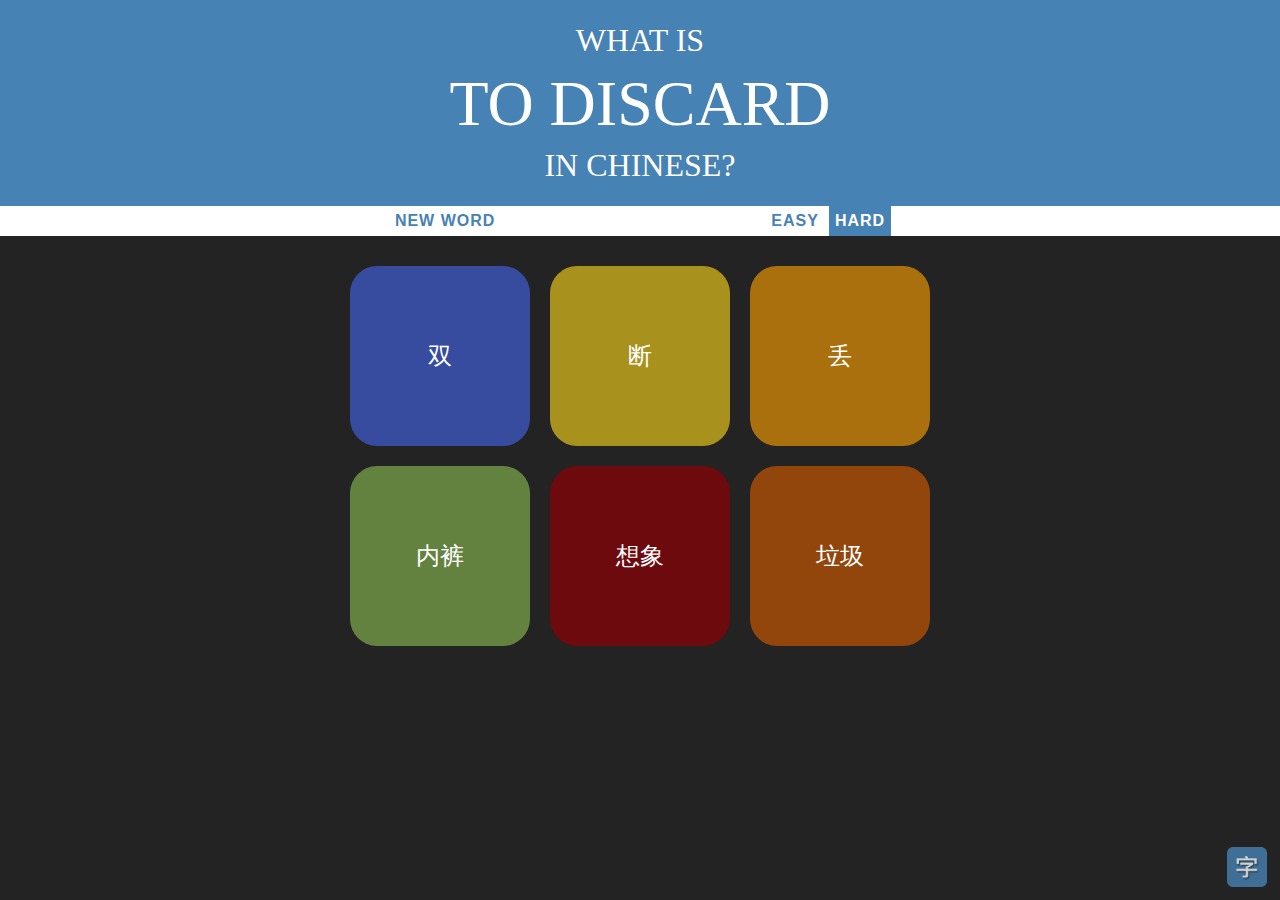
<file: index.html>
<!DOCTYPE html>
<html lang="en">
<head>
    <meta charset="UTF-8">
    <meta name="viewport" content="width=device-width, initial-scale=1.0">
    <title>Chizzr | A CHI 305 Learning Game</title>
    <link rel="stylesheet" href="styles.css">
    <link rel="icon" href="logo.png">
</head>
<body>
    <h1>
        What is
        <br>
        <span id="engDisplay"></span>
        </br>
        in Chinese?
    </h1>

    <div id="stripe">
        <button id="reset">New Word</button>
        <span id="message"></span>
        <button class="mode">Easy</button>
        <button class="mode selected">Hard</button>
    </div>

    <div class="container">
        <div class="square"></div>
        <div class="square"></div>
        <div class="square"></div>
        <div class="square"></div>
        <div class="square"></div>
        <div class="square"></div>
    </div>
    <a href="https://github.com/byw2/Chizzr" target="_blank"><img id="logo" src="logo.png" height="40px" width="40px" alt="logo"></a>
    <script type="text/javascript" src="script.js"></script>
</body>
</html>
</file>
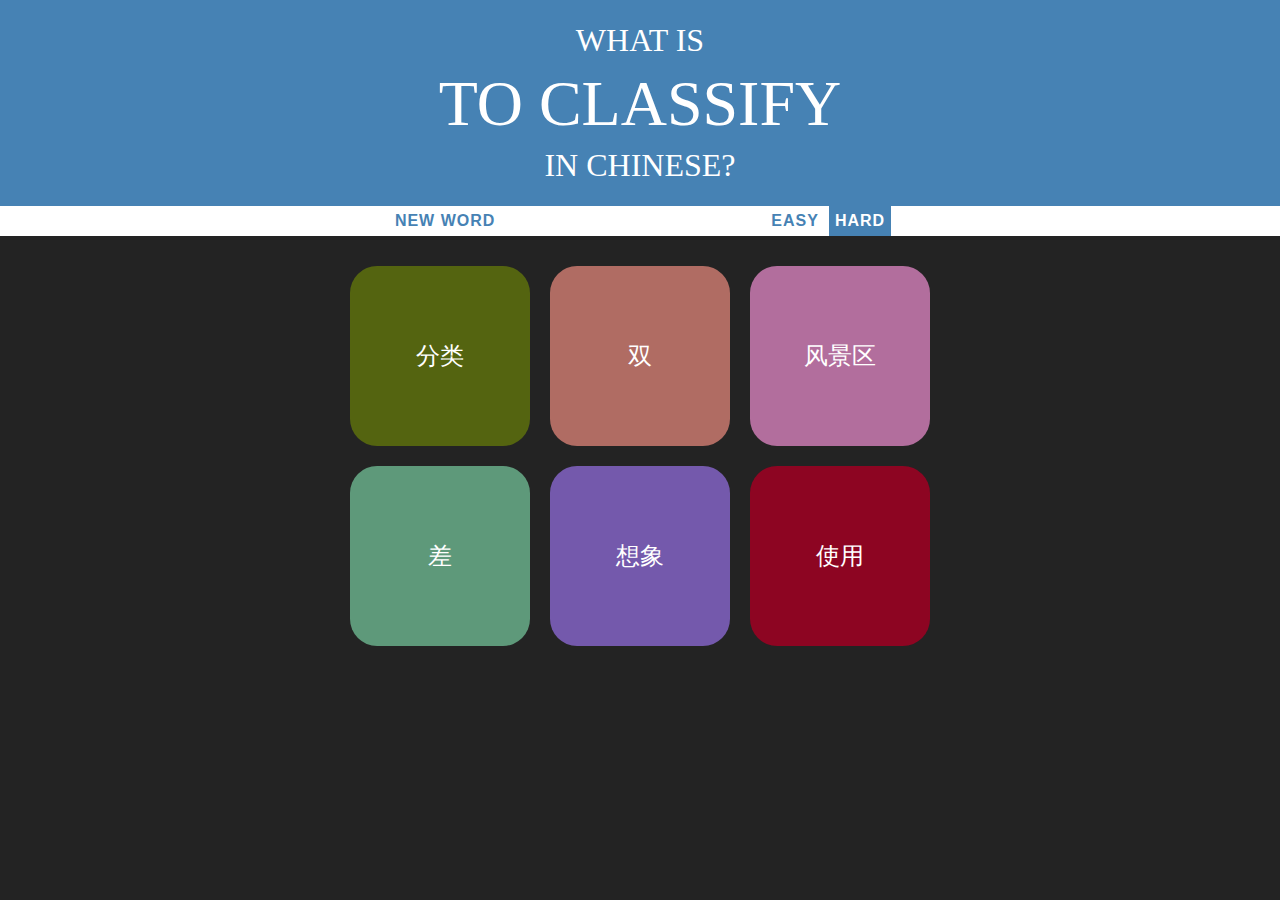
<file: colorGame_s.html>
<!DOCTYPE html>
<html lang="en">
<head>
    <meta charset="UTF-8">
    <meta name="viewport" content="width=device-width, initial-scale=1.0">
    <title>Color Game</title>
    <link rel="stylesheet" href="colorGame_s.css">
</head>
<body>
    <h1>
        What is
        <br>
        <span id="engDisplay">quality</span>
        </br>
        in Chinese?
    </h1>

    <div id="stripe">
        <button id="reset">New Word</button>
        <span id="message"></span>
        <button class="mode">Easy</button>
        <button class="mode selected">Hard</button>
    </div>

    <div class="container">
        <div class="square">hifsdfsdf</div>
        <div class="square">hisdfsdf</div>
        <div class="square">hisdfsdf</div>
        <div class="square">hisdfdsf</div>
        <div class="square">hifdfdf</div>
        <div class="square">hifdf</div>
    </div>
    <script type="text/javascript" src="colorGame_s.js"></script>
</body>
</html>
</file>
<file: styles.css>
body {
	margin: 0;
	font-family: 'Montserrat', 'Avenir';
	background-color: #232323;
	overflow-x: hidden;
}
.square {
	width: 30%;
	height: 7.5em;
	/* background: purple; */
	float: left;
	margin: 1.66%;
	border-radius: 15%;
	text-align: center;
	/* line height */
	line-height: 7.5em;
	color: white;
	font-size: 150%;
	font-weight: 300;
	transition: background-color 0.6s;
	-webkit-transition: background-color 0.6s;
	-moz-transition: background-color 0.6s;
}

.container {
	margin: 20px auto;
	max-width: 600px;
}

h1 {
	color: white;
	line-height: 1.3;
	font-weight: normal;
	text-align: center;
	background-color: steelblue;
	margin: 0;
	text-transform: uppercase;
	padding: 20px 0;
}

#engDisplay {
	font-size: 200%;
	font-weight: 500;
}

#stripe {
	background: white;
	height: 30px;
	text-align: center;
}

#message {
	width: 20%;
	display: inline-block; /* what is this */
}

.selected {
	color: white;
	background-color: steelblue;
}

button {
	border: none;
	background: none;
	height: 100%;
	text-transform: uppercase;
	color: steelblue;
	font-weight: 700;
	letter-spacing: 1px;
	font-size: inherit;
	outline: none;
	/* transition */
	transition: all 0.3s;
	-webkit-transition: all 0.3s;
	-moz-transition: all 0.3s;
	outline: none;
}

button:hover {
	color: white;
	background: steelblue;
}

.credit {
	color: white;
	text-align: center;
}

#logo {
	position: fixed;
	bottom: .8rem;
	right: .8rem;
	opacity: 80%;
}

#logo:hover {
	transform: scale(1.05);
	transition: transform .3s ease-in-out;
}

@media all and (max-width: 700px) {
	h1 {
		font-size: 5vw;
	}
	.mode,
	#reset,
	#message {
		font-size: 3.5vw;
	}
	.square {
		width: 32vw;
		height: 18vh;
		line-height: 18vh;
		margin: 2vw;
		float: none;
		display: inline-block !important;
		vertical-align: bottom;
	}
	.container {
		text-align: center;
		margin: 3vh auto;
	}
	#logo {
		width: 8vw;
		height: 4.5vh;
	}
}
</file>
<file: colorGame_s.css>
body {
	margin: 0;
	font-family: 'Montserrat', 'Avenir';
	background-color: #232323;
}
.square {
	width: 30%;
	height: 180px;
	/* background: purple; */
	float: left;
	margin: 1.66%;
	border-radius: 15%;
	text-align: center;
	/* line height */
	line-height: 180px;
	color: white;
	font-size: 150%;
	font-weight: 300;
	transition: background-color 0.6s;
	-webkit-transition: background-color 0.6s;
	-moz-transition: background-color 0.6s;
}

.container {
	margin: 20px auto;
	max-width: 600px;
}

h1 {
	color: white;
	line-height: 1.3;
	font-weight: normal;
	text-align: center;
	background-color: steelblue;
	margin: 0;
	text-transform: uppercase;
	padding: 20px 0;
}

#engDisplay {
	font-size: 200%;
	font-weight: 500;
}

#stripe {
	background: white;
	height: 30px;
	text-align: center;
}

#message {
	width: 20%;
	display: inline-block; /* what is this */
}

.selected {
	color: white;
	background-color: steelblue;
}

button {
	border: none;
	background: none;
	height: 100%;
	text-transform: uppercase;
	color: steelblue;
	font-weight: 700;
	letter-spacing: 1px;
	font-size: inherit;
	outline: none;
	/* transition */
	transition: all 0.3s;
	-webkit-transition: all 0.3s;
	-moz-transition: all 0.3s;
	outline: none;
}

button:hover {
	color: white;
	background: steelblue;
}

.credit {
	color: white;
	text-align: center;
}
</file>
